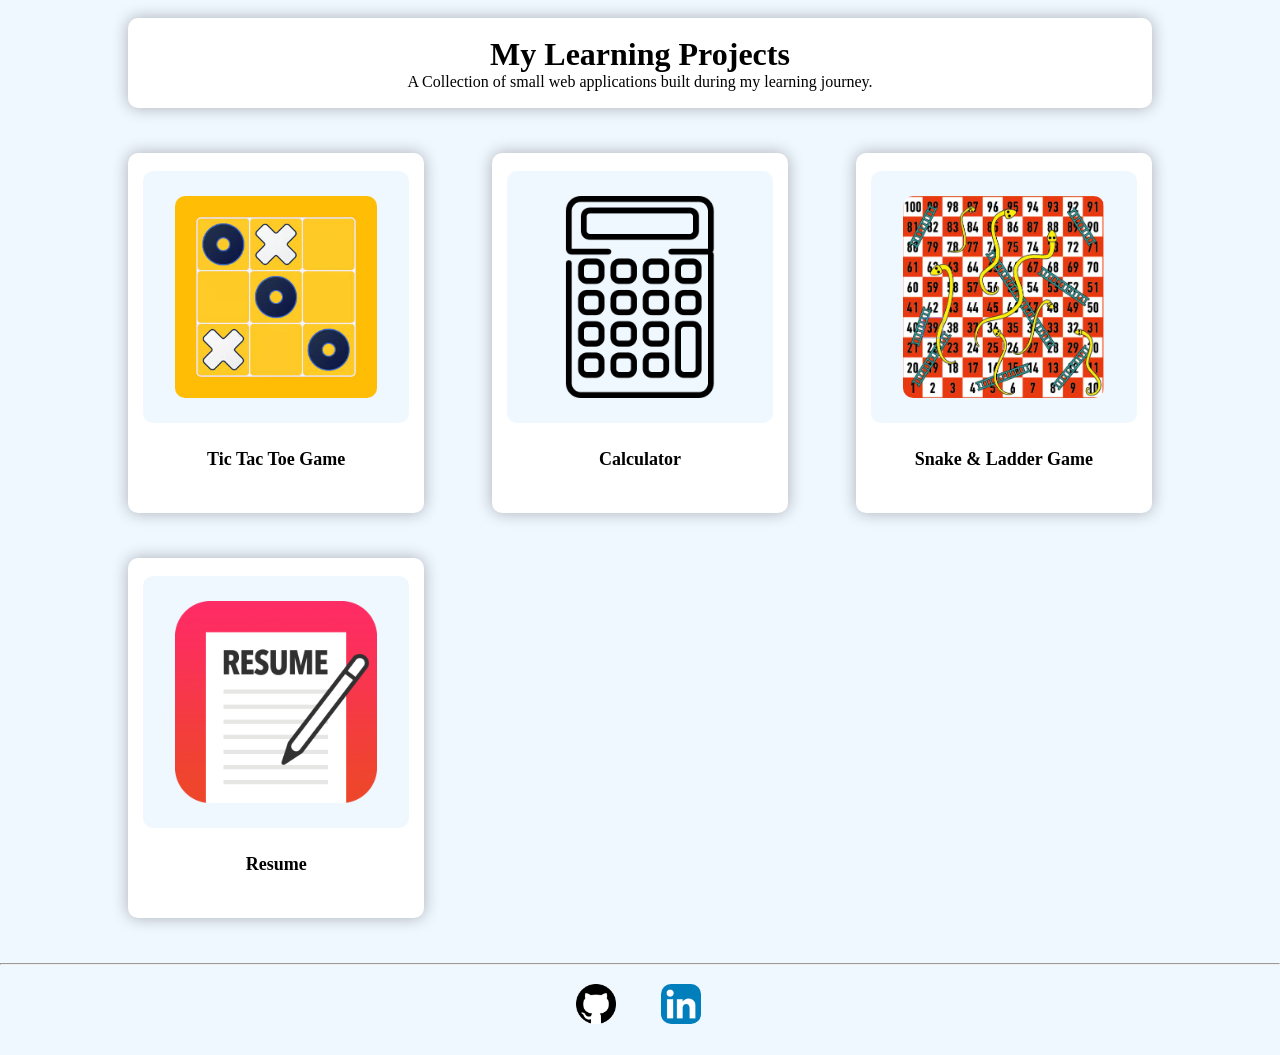
<file: index.html>
<!DOCTYPE html>
<html lang="en">
<head>
    <meta charset="UTF-8">
    <meta name="viewport" content="width=device-width, initial-scale=1.0">
    <title>Small_Projects</title>
    <link rel="stylesheet" href="media.css">
    <link rel="stylesheet" href="style.css">
</head>
<body>
    <div class="Intro">
        <h1>My Learning Projects</h1>
        <p>A Collection of small web applications built during my learning journey.</p>
    </div>
    <div class="container">

        <div class="box">
            <a href="Tic-Tac-Toe/ttt.html" target=".blank">
                <img src="Tic-Tac-Toe/ttt.avif" alt="Image 1">
            </a>
            <p class="project-name">Tic Tac Toe Game</p>
        </div>

        <div class="box"> 
            <a href="Calculator/calci.html" target=".blank">
                <img src="Calculator/calci.png" alt="Image 1">
            </a>
            <p class="project-name">Calculator</p>
        </div>

        <div class="box"> 
            <a href="Snake_and_Ladder_game/s&l.html" target=".blank">
                <img src="Snake_and_Ladder_game/snake ladder.png" alt="Image 1">
            </a>
            <p class="project-name">Snake & Ladder Game</p>
        </div>

        <div class="box"> 
            <a href="Resume/resume.html" target=".blank">
                <img src="Resume/resume_logo.png" alt="Image 1">
            </a>
            <p class="project-name">Resume</p>
        </div>

    </div>
    <hr>
    <div class="footer">
        <ul>
            <li><a href="https://github.com/KunalGore2005" target=".blank"><img src="Images/gh.webp" alt="GitHub Logo"></a></li>
            <li><a href="https://www.linkedin.com/in/kunalgore665/ " target=".blank"><img src="Images/li.png" alt="LinkedIn Logo"></a></li>
        </ul>
    </div>
</body>
</html>
</file>
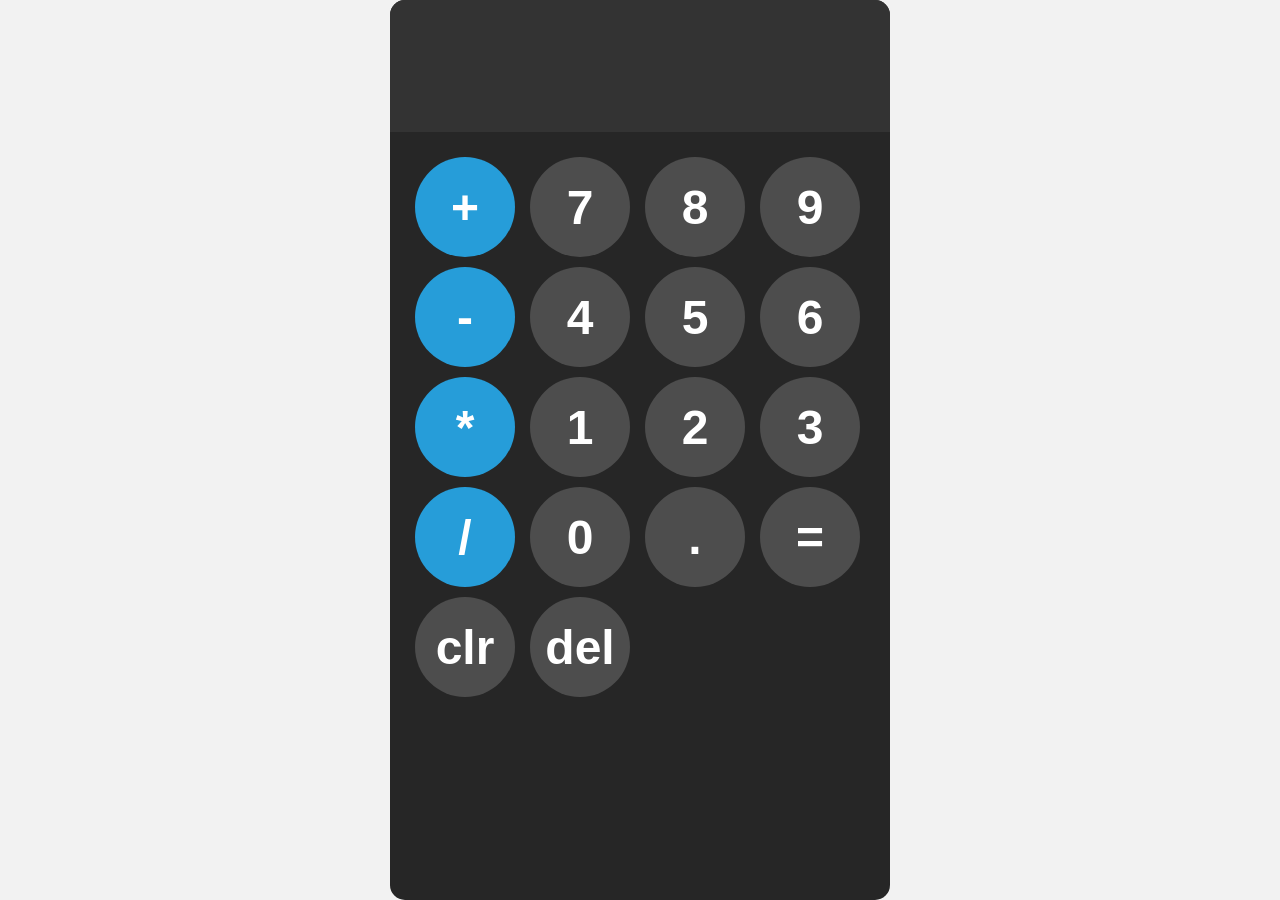
<file: Calculator/calci.html>
<!DOCTYPE html>
<html lang="en">
<head>
    <meta charset="UTF-8">
    <meta name="viewport" content="width=device-width, initial-scale=1.0">
    <title>Calculator</title>
    <link rel="stylesheet" href="calci.css">
</head>
<body>
    <div id="calculator">
        <input id="display" readonly>
        <div id="keys">
            <button onclick="appendToDisplay('+')" class="operator">+</button>
            <button onclick="appendToDisplay('7')">7</button>
            <button onclick="appendToDisplay('8')">8</button>
            <button onclick="appendToDisplay('9')">9</button>
            <button onclick="appendToDisplay('-')" class="operator">-</button>
            <button onclick="appendToDisplay('4')">4</button>
            <button onclick="appendToDisplay('5')">5</button>
            <button onclick="appendToDisplay('6')">6</button>
            <button onclick="appendToDisplay('*')" class="operator">*</button>
            <button onclick="appendToDisplay('1')">1</button>
            <button onclick="appendToDisplay('2')">2</button>
            <button onclick="appendToDisplay('3')">3</button>
            <button onclick="appendToDisplay('/')" class="operator">/</button>
            <button onclick="appendToDisplay('0')">0</button>
            <button onclick="appendToDisplay('.')">.</button>
            <button onclick="calculate()">=</button>
            <button onclick="clearDisplay()">clr</button>
            <button onclick="deleteLast()">del</button>
        </div>
    </div>
    <script src="calci.js"></script>
</body>
</html>
</file>
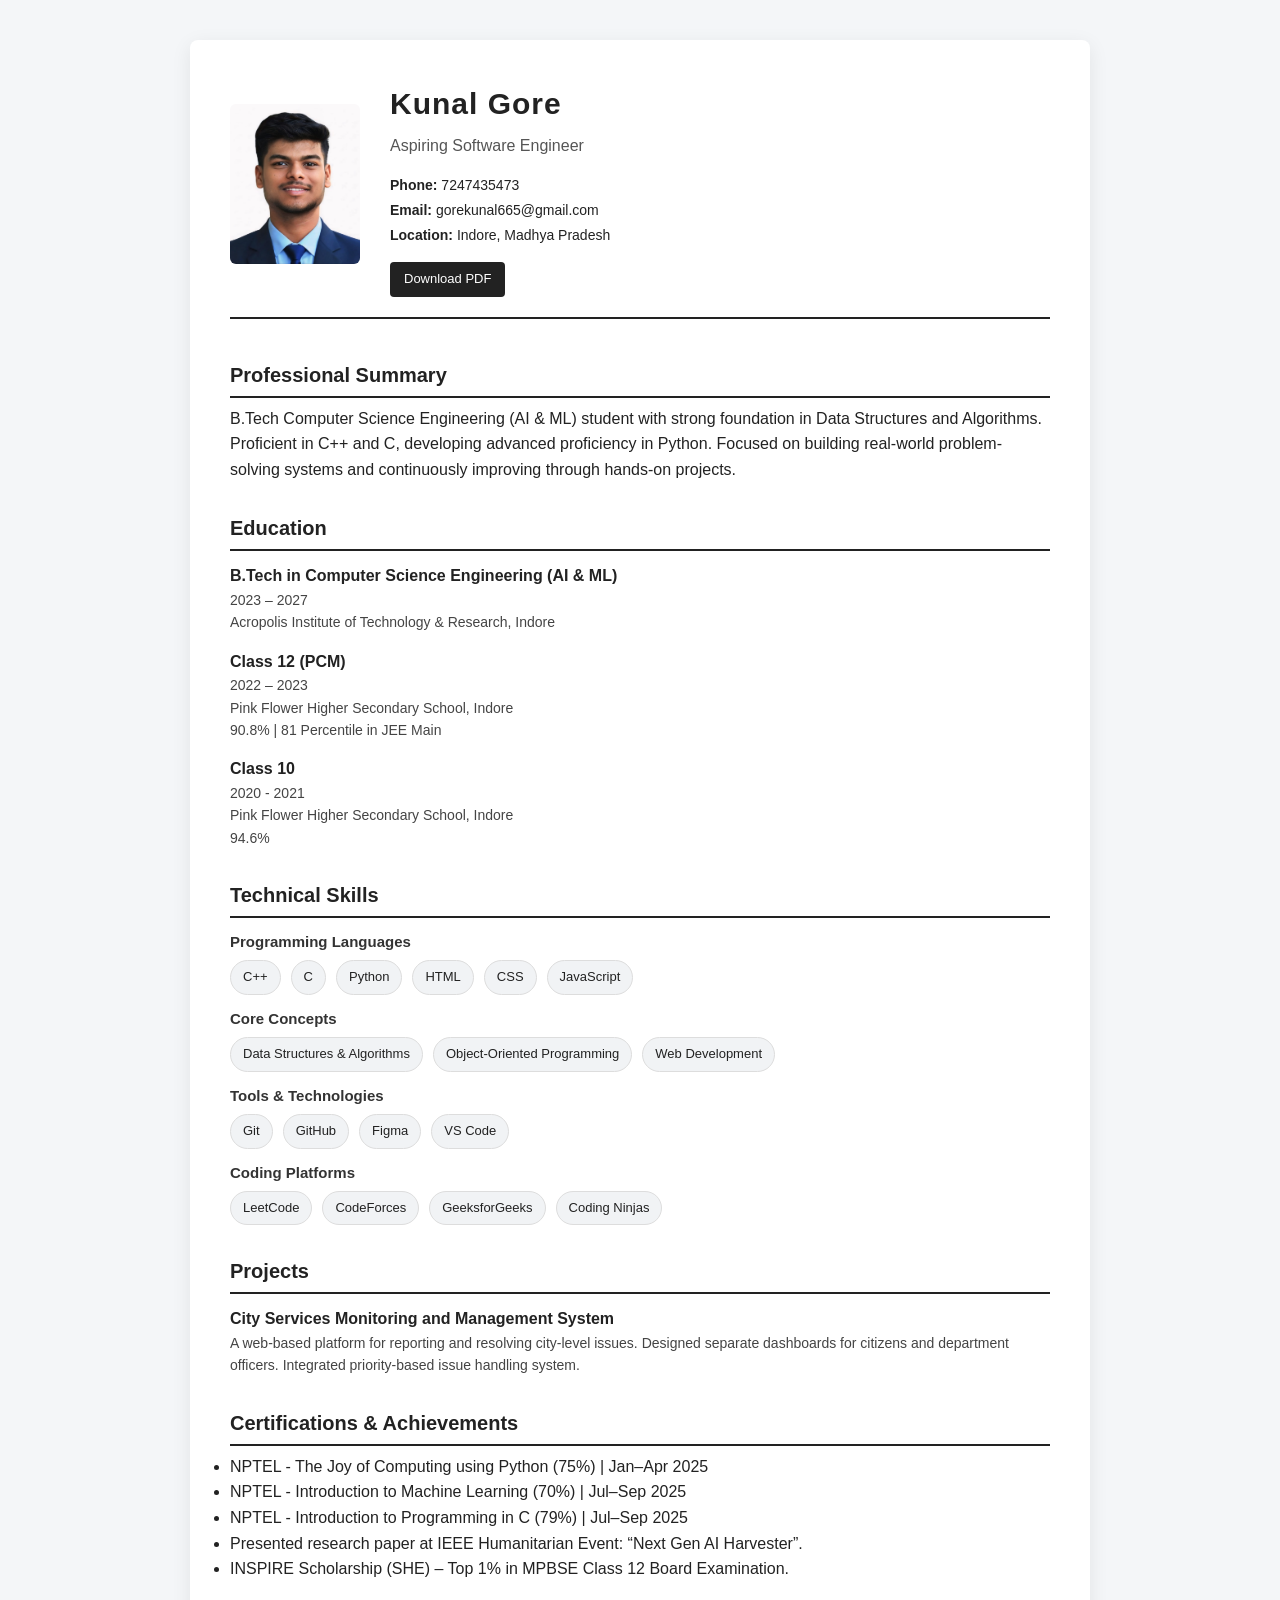
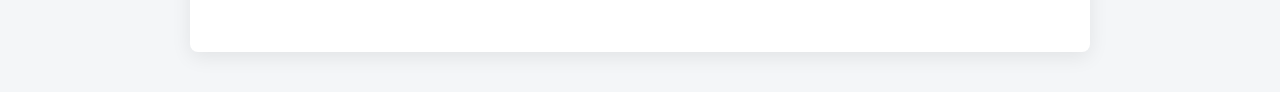
<file: Resume/resume.html>
<!DOCTYPE html>
<html lang="en">

<head>
    <meta charset="UTF-8">
    <title>Kunal Gore - Resume</title>
    <meta name="viewport" content="width=device-width, initial-scale=1.0">
    <link rel="stylesheet" href="resume.css">
</head>

<body>
    <div class="container">
        <!-- Header -->
        <header class="resume-header">

            <div class="left">
                <img src="Pasportsize1.jpeg" alt="Kunal Gore Photo" class="profile-img">
            </div>

            <div class="right">
                <h1>Kunal Gore</h1>
                <p class="title">Aspiring Software Engineer</p>

                <div class="contact">
                    <p><strong>Phone:</strong> 7247435473</p>
                    <p><strong>Email:</strong> gorekunal665@gmail.com</p>
                    <p><strong>Location:</strong> Indore, Madhya Pradesh</p>
                </div>
                <a href="Resume.pdf" download class="download-btn">
                    Download PDF
                </a>
            </div>

        </header>

        <!-- About -->
        <section>
            <h2>Professional Summary</h2>
            <p>
                B.Tech Computer Science Engineering (AI & ML) student with strong foundation in
                Data Structures and Algorithms. Proficient in C++ and C, developing advanced
                proficiency in Python. Focused on building real-world problem-solving systems
                and continuously improving through hands-on projects.
            </p>
        </section>

        <!-- Education -->
        <section>
            <h2>Education</h2>

            <div class="edu-item">
                <h3>B.Tech in Computer Science Engineering (AI & ML)</h3>
                <p>2023 – 2027</p>
                <p>Acropolis Institute of Technology & Research, Indore</p>
            </div>

            <div class="edu-item">
                <h3>Class 12 (PCM)</h3>
                <p>2022 – 2023</p>
                <p>Pink Flower Higher Secondary School, Indore</p>
                <p>90.8% | 81 Percentile in JEE Main</p>
            </div>

            <div class="edu-item">
                <h3>Class 10</h3>
                <p>2020 - 2021</p>
                <p>Pink Flower Higher Secondary School, Indore</p>
                <p>94.6%</p>
            </div>
        </section>

        <!-- Technical Skills -->
        <section>
            <h2>Technical Skills</h2>

            <h4>Programming Languages</h4>
            <ul class="skill-list">
                <li>C++</li>
                <li>C</li>
                <li>Python</li>
                <li>HTML</li>
                <li>CSS</li>
                <li>JavaScript</li>
            </ul>

            <h4>Core Concepts</h4>
            <ul class="skill-list">
                <li>Data Structures & Algorithms</li>
                <li>Object-Oriented Programming</li>
                <li>Web Development</li>
            </ul>

            <h4>Tools & Technologies</h4>
            <ul class="skill-list">
                <li>Git</li>
                <li>GitHub</li>
                <li>Figma</li>
                <li>VS Code</li>
            </ul>

            <h4>Coding Platforms</h4>
            <ul class="skill-list">
                <li>LeetCode</li>
                <li>CodeForces</li>
                <li>GeeksforGeeks</li>
                <li>Coding Ninjas</li>
            </ul>
        </section>

        <!-- Projects -->
        <section>
            <h2>Projects</h2>

            <div class="project">
                <h3>City Services Monitoring and Management System</h3>
                <p>
                    A web-based platform for reporting and resolving city-level issues.
                    Designed separate dashboards for citizens and department officers.
                    Integrated priority-based issue handling system.
                </p>
            </div>
        </section>

        <!-- Certifications & Achievements -->
        <section>
            <h2>Certifications & Achievements</h2>
            <ul>
                <li>NPTEL - The Joy of Computing using Python (75%) | Jan–Apr 2025</li>
                <li>NPTEL - Introduction to Machine Learning (70%) | Jul–Sep 2025</li>
                <li>NPTEL - Introduction to Programming in C (79%) | Jul–Sep 2025</li>
                <li>Presented research paper at IEEE Humanitarian Event: “Next Gen AI Harvester”.</li>
                <li>INSPIRE Scholarship (SHE) – Top 1% in MPBSE Class 12 Board Examination.</li>
            </ul>
        </section>

    </div>
</body>

</html>
</file>
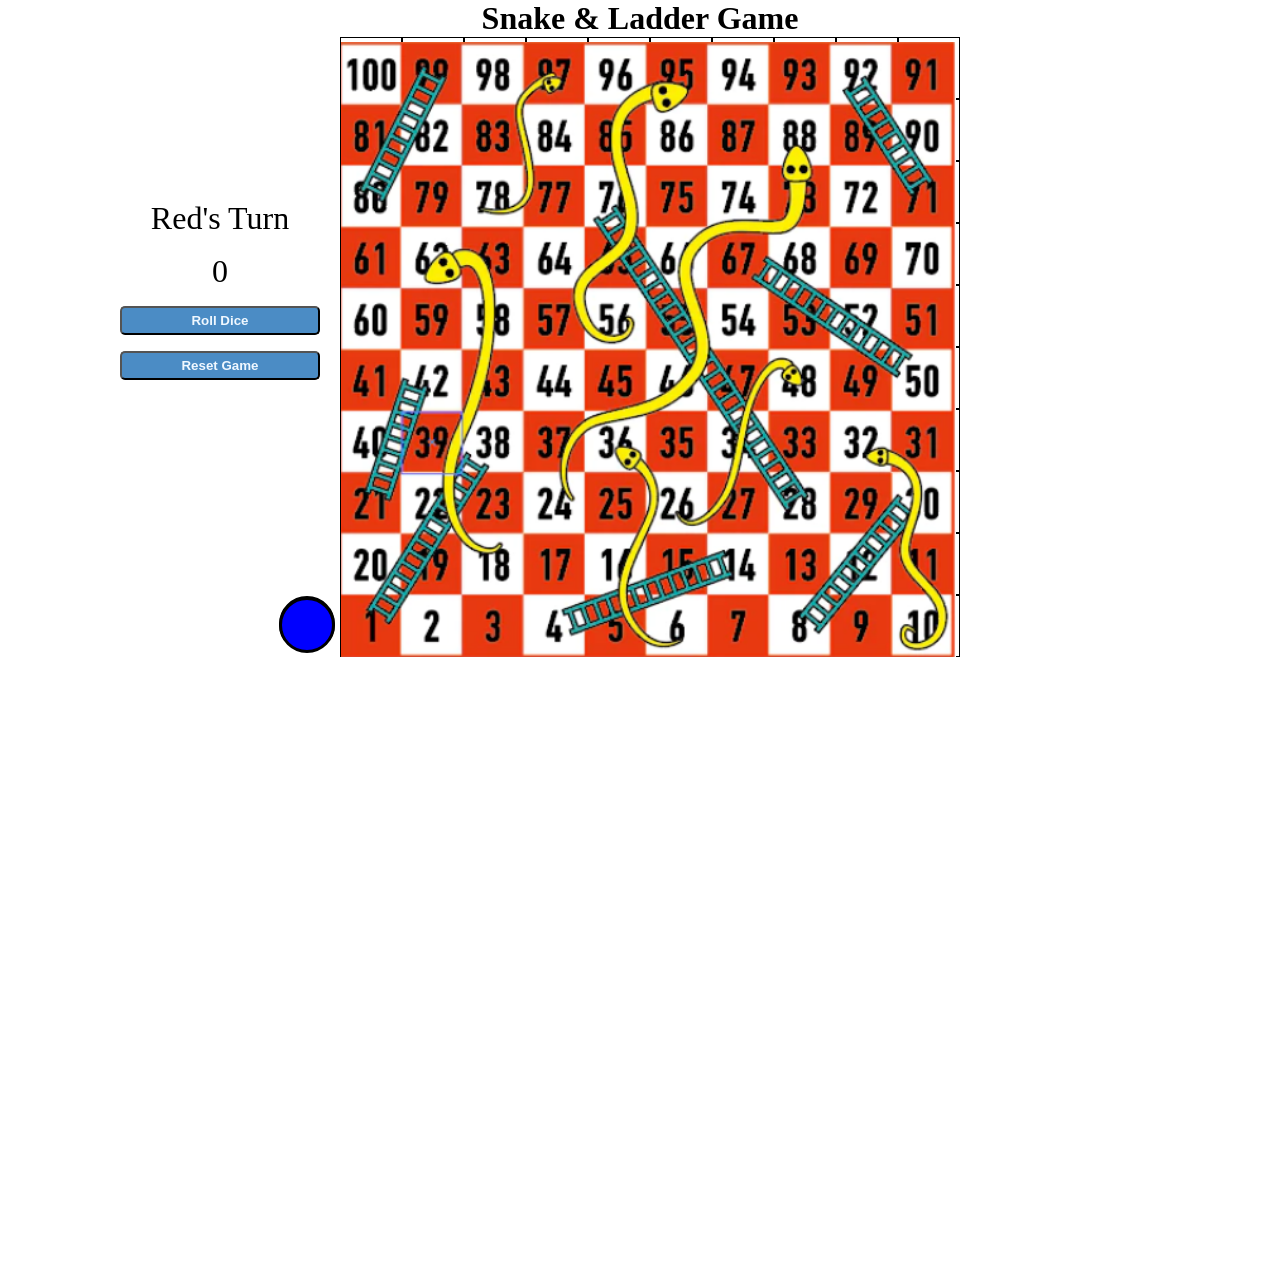
<file: Snake_and_Ladder_game/s&l.html>
<!DOCTYPE html>
<html lang="en">

<head>
    <meta charset="UTF-8">
    <meta name="viewport" content="width=device-width, initial-scale=1.0">
    <title>Snake & Ladder Game</title>
    <link rel="stylesheet" href="s&l.css">
</head>

<body>
    <h1>Snake & Ladder Game</h1>
    <div id="diceContainer">
        <p id="toggle"> Red's Turn </p>
        <p id="dice">0</p>
        <button class="Button1" id="diceButton">Roll Dice</button>
        <button class="Button1" id="resetButton">Reset Game</button>
    </div>
    <div class="container">
        <div class="box" id="b100"></div>
        <div class="box" id="b99"></div>
        <div class="box" id="b98"></div>
        <div class="box" id="b97"></div>
        <div class="box" id="b96"></div>
        <div class="box" id="b95"></div>
        <div class="box" id="b94"></div>
        <div class="box" id="b93"></div>
        <div class="box" id="b92"></div>
        <div class="box" id="b91"></div>
        <div class="box" id="b81"></div>
        <div class="box" id="b82"></div>
        <div class="box" id="b83"></div>
        <div class="box" id="b84"></div>
        <div class="box" id="b85"></div>
        <div class="box" id="b86"></div>
        <div class="box" id="b87"></div>
        <div class="box" id="b88"></div>
        <div class="box" id="b89"></div>
        <div class="box" id="b90"></div>
        <div class="box" id="b80"></div>
        <div class="box" id="b79"></div>
        <div class="box" id="b78"></div>
        <div class="box" id="b77"></div>
        <div class="box" id="b76"></div>
        <div class="box" id="b75"></div>
        <div class="box" id="b74"></div>
        <div class="box" id="b73"></div>
        <div class="box" id="b72"></div>
        <div class="box" id="b71"></div>
        <div class="box" id="b61"></div>
        <div class="box" id="b62"></div>
        <div class="box" id="b63"></div>
        <div class="box" id="b64"></div>
        <div class="box" id="b65"></div>
        <div class="box" id="b66"></div>
        <div class="box" id="b67"></div>
        <div class="box" id="b68"></div>
        <div class="box" id="b69"></div>
        <div class="box" id="b70"></div>
        <div class="box" id="b60"></div>
        <div class="box" id="b59"></div>
        <div class="box" id="b58"></div>
        <div class="box" id="b57"></div>
        <div class="box" id="b56"></div>
        <div class="box" id="b55"></div>
        <div class="box" id="b54"></div>
        <div class="box" id="b53"></div>
        <div class="box" id="b52"></div>
        <div class="box" id="b51"></div>
        <div class="box" id="b41"></div>
        <div class="box" id="b42"></div>
        <div class="box" id="b43"></div>
        <div class="box" id="b44"></div>
        <div class="box" id="b45"></div>
        <div class="box" id="b46"></div>
        <div class="box" id="b47"></div>
        <div class="box" id="b48"></div>
        <div class="box" id="b49"></div>
        <div class="box" id="b50"></div>
        <div class="box" id="b40"></div>
        <div class="box" id="b39"></div>
        <div class="box" id="b38"></div>
        <div class="box" id="b37"></div>
        <div class="box" id="b36"></div>
        <div class="box" id="b35"></div>
        <div class="box" id="b34"></div>
        <div class="box" id="b33"></div>
        <div class="box" id="b32"></div>
        <div class="box" id="b31"></div>
        <div class="box" id="b21"></div>
        <div class="box" id="b22"></div>
        <div class="box" id="b23"></div>
        <div class="box" id="b24"></div>
        <div class="box" id="b25"></div>
        <div class="box" id="b26"></div>
        <div class="box" id="b27"></div>
        <div class="box" id="b28"></div>
        <div class="box" id="b29"></div>
        <div class="box" id="b30"></div>
        <div class="box" id="b20"></div>
        <div class="box" id="b19"></div>
        <div class="box" id="b18"></div>
        <div class="box" id="b17"></div>
        <div class="box" id="b16"></div>
        <div class="box" id="b15"></div>
        <div class="box" id="b14"></div>
        <div class="box" id="b13"></div>
        <div class="box" id="b12"></div>
        <div class="box" id="b11"></div>

        <div class="box" id="b01">
            <p id="p1"></p>
            <p id="p2"></p>
        </div>

        <div class="box" id="b02"></div>
        <div class="box" id="b03"></div>
        <div class="box" id="b04"></div>
        <div class="box" id="b05"></div>
        <div class="box" id="b06"></div>
        <div class="box" id="b07"></div>
        <div class="box" id="b08"></div>
        <div class="box" id="b09"></div>
        <div class="box" id="b10"></div>
    </div>
    <img src="snake ladder.png" alt="">
</body>
<script src="s&l.js"></script>
</html>
</file>
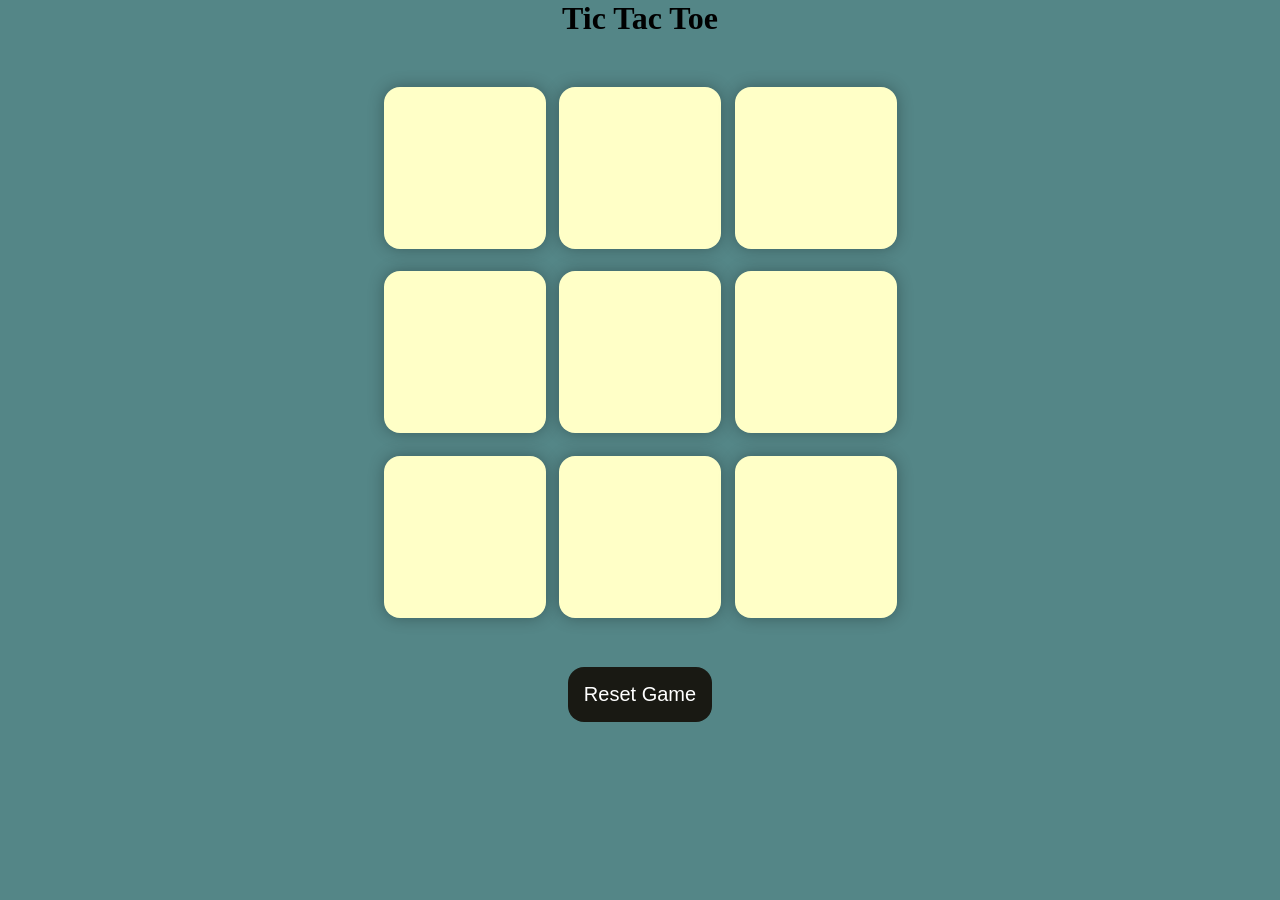
<file: Tic-Tac-Toe/ttt.html>
<!DOCTYPE html>
<html lang="en">
  <head>
    <meta charset="UTF-8" />
    <meta name="viewport" content="width=device-width, initial-scale=1.0" />
    <title>Tic-Tac-Toe Game</title>
    <link rel="stylesheet" href="ttt.css" />
  </head>
  <body>
    <div class="msg-container hide">
      <p id="msg">Winner</p>
      <button id="new-btn">New Game</button>
    </div>
    <main>
      <h1>Tic Tac Toe</h1>
      <div class="container">
        <div class="game">
          <button class="box"></button>
          <button class="box"></button>
          <button class="box"></button>
          <button class="box"></button>
          <button class="box"></button>
          <button class="box"></button>
          <button class="box"></button>
          <button class="box"></button>
          <button class="box"></button>
        </div>
      </div>
      <button id="reset-btn">Reset Game</button>
    </main>
    <script src="ttt.js"></script>
  </body>
</html>
</file>
<file: media.css>
@media (max-width: 1024px) {
    .container {
        gap: 4vh;
    }
    .box {
        flex: 0 0 calc(50% - 4vh);
        height: 38vh;
    }
    .Intro {
        width: 90%;
    }
    .container {
        width: 90%;
    }
}

@media (max-width: 768px) {
    .box {
        flex: 0 0 100%;
        height: 35vh;
    }
    .container {
        gap: 3vh;
    }
    .Intro {
        height: auto;
        padding: 2vh;
        text-align: center;
    }
}

@media (max-width: 480px) {
    .Intro h1 {
        font-size: 20px;
    }
    .Intro p {
        font-size: 14px;
    }
    .project-name {
        font-size: 10px;
    }
    .box {
        height: 32vh;
    }
    .footer ul {
        gap: 3vh;
    }
    .footer ul li img {
        height: 30px;
        width: 30px;
    }
}
</file>
<file: style.css>
*{
    margin: 0;
    padding: 0;
}
body{
    background-color: aliceblue;
}
.Intro {
    display: flex;
    flex-direction: column;
    height: 10vh;
    width: 80%;
    margin: 2vh auto;
    background-color: white;
    box-shadow: 0 0 1rem rgba(0, 0, 0, 0.3);
    border-radius: 10px;
    justify-content: center;
    align-items: center;
}
.container {
    display: flex;
    flex-wrap: wrap;
    width: 80%;
    margin: 5vh auto;
    justify-content: space-between;
    gap: 5vh;
}
.box{
    display: flex;
    flex-direction: column;
    flex: 0 0 calc(33.33% - 5vh);
    height: 40vh;
    justify-content: center;
    align-items: center;
    background-color: white;
    box-shadow: 0 0 1rem rgba(0, 0, 0, 0.3);
    border-radius: 10px;
}
.box {
    transition: transform 0.3s ease, box-shadow 0.3s ease;
}
.box:hover {
    transform: translateY(-8px);
    box-shadow: 0 15px 30px rgba(0, 0, 0, 0.2);
}
a img {
    transition: transform 0.3s ease;
}
.box:hover img {
    transform: scale(1.05);
}
a{
    display: flex;
    flex-direction: column;
    border-radius: 10px;
    background-color: aliceblue;
    justify-content: center;
    height: 70%;
    width: 90%;
    align-items: center;
    text-decoration: none;
    color: black;
    font-size: 20px;
    font-weight: bold;
    gap:1vh;
}
img{
    height: 80%;
    border-radius: 10px;
}
.project-name{
    display: flex;
    font-size: 18px;
    font-weight: bold;
    background-color: white;
    height: 20%;
    justify-content: center;
    align-items: center;
}
.footer{
    display: flex;
    justify-content: center;
    flex-direction: column;
    align-items: center;
    height: 10vh;
}
.footer ul{
    list-style: none;
    display: flex;
    gap: 5vh;
}
.footer ul li img{
    height: 40px;
    width: 40px;
}
.footer ul li img {
    transition: transform 0.3s ease, opacity 0.3s ease;
}

.footer ul li img:hover {
    transform: scale(1.2);
    opacity: 0.8;
}
</file>
<file: Calculator/calci.css>
body{
    margin: 0;
    display: flex;
    justify-content: center;
    align-self: center;
    height: 100vh;
    background-color: hsl(0,0%,95%);
}
#calculator{
    font-family: Arial, sans-serif;
    background-color: hsl(0,0%,15%);
    border-radius: 15px;
    max-width: 500px;
    overflow: hidden;
}
#display{
    width: 100%;
    padding: 20px;
    font-size: 5rem;
    color: white;
    text-align: right;
    border: none;
    background-color: hsl(0,0%,20%);
    overflow-x: auto;
    overflow-y: hidden;
    white-space: nowrap;
    box-sizing: border-box;
}
#keys{
    display: grid;
    grid-template-columns: repeat(4, 1fr);
    gap: 10px;
    padding: 25px;

}
button{
    width: 100px;
    height: 100px;
    border-radius: 50px;
    border: none;
    background-color: hsl(0,0%,30%);
    color: white;
    font-size: 3rem;
    font-weight: bold;
    cursor: pointer;
}
.operator{
    background-color: hsl(200,70%,50%);
}
button:hover{
    background-color: hsl(0,0%,40%);
}
button:active{
    transform: scale(0.95);
    background-color: hsl(0,0%,50%);
}
.operator:hover{
    background-color: hsl(200,70%,60%);
}
</file>
<file: Resume/resume.css>
* {
    margin: 0;
    padding: 0;
    box-sizing: border-box;
}

body {
    font-family: Arial, Helvetica, sans-serif;
    background-color: #f4f6f8;
    color: #222;
    line-height: 1.6;
}

.container {
    max-width: 900px;
    margin: 40px auto;
    background: #ffffff;
    padding: 40px;
    border-radius: 8px;
    box-shadow: 0 5px 20px rgba(0, 0, 0, 0.08);
}

.resume-header {
    display: flex;
    align-items: center;
    gap: 30px;
    margin-bottom: 40px;
    padding-bottom: 20px;
    border-bottom: 2px solid #222;
}

.left {
    flex-shrink: 0;
}

.profile-img {
    width: 130px;
    height: 160px;
    object-fit: cover;
    border-radius: 6px;
}

.right h1 {
    font-size: 30px;
    margin-bottom: 5px;
}
.download-btn {
    display: inline-block;
    margin-top: 12px;
    padding: 7px 14px;
    font-size: 13px;
    background-color: #222;
    color: white;
    text-decoration: none;
    border-radius: 4px;
    transition: 0.3s ease;
}

.download-btn:hover {
    background-color: #444;
}
.title {
    font-size: 16px;
    color: #555;
    margin-bottom: 10px;
}

.contact p {
    font-size: 14px;
    margin: 3px 0;
}

h1 {
    font-size: 32px;
    letter-spacing: 1px;
    margin-bottom: 5px;
}

.title {
    font-size: 16px;
    color: #555;
    margin-bottom: 15px;
}

.contact p {
    font-size: 14px;
    margin: 3px 0;
}

section {
    margin-bottom: 30px;
}

h2 {
    font-size: 20px;
    margin-bottom: 8px;
    border-bottom: 2px solid #222;
    padding-bottom: 5px;
}

h3 {
    font-size: 16px;
    margin-top: 12px;
}

h4 {
    font-size: 15px;
    margin-top: 12px;
    margin-bottom: 6px;
    color: #333;
}

.skill-list {
    display: flex;
    flex-wrap: wrap;
    gap: 10px;
    list-style: none;
    margin-left: 0;
    padding-left: 0;
}

.skill-list li{
    background-color: #f1f3f5;
    padding: 6px 12px;
    border-radius: 20px;
    font-size: 13px;
    border: 1px solid #ddd;
}
.edu-item,
.project {
    margin-bottom: 15px;
}

.edu-item p,
.project p {
    font-size: 14px;
    color: #444;
}

strong {
    font-weight: 600;
}

@media (max-width: 768px) {

    .container {
        margin: 15px;
        padding: 20px;
    }

    /* Header layout */
    .resume-header {
        flex-direction: column;
        align-items: flex-start;
        gap: 15px;
    }

    .profile-img {
        width: 100px;
        height: 130px;
    }

    /* Typography scaling */
    h1 {
        font-size: 22px;
    }

    h2 {
        font-size: 18px;
    }

    h3 {
        font-size: 15px;
    }

    h4 {
        font-size: 14px;
    }

    p,
    ul li {
        font-size: 13px;
    }

    .title {
        font-size: 14px;
    }

    .contact p {
        font-size: 12px;
    }

    .skill-list li {
        font-size: 12px;
        padding: 5px 10px;
    }
}

@media print {
    body {
        background: white;
    }

    .container {
        box-shadow: none;
        margin: 0;
        border-radius: 0;
    }
}
</file>
<file: Snake_and_Ladder_game/s&l.css>
*{
    margin: 0;
    padding: 0;
}
body{
    display:grid;
    place-items:center;
    overflow:hidden;
}
.container{
    display:grid;
    width:600px;
    grid-template-columns:repeat(10,1fr);
    margin: 0px 0px;
}
.container div{
    width: 60px;
    height: 60px;
    border: 0.2px solid black;
}

#p1,
#p2 {
  width: 50px;
  height: 50px;
  border-radius: 100px;
  background-color: rgb(236, 82, 82);
  position: relative;
  border: 3px solid black;
}

#p1 {
  position: relative;
  top: 0px;
  transition: all linear 0.5s;
  left: -62px;
  z-index: 2;
}

#p2 {
  z-index: 2;
  position: relative;
  top: -55px;
  left: -62px;
  transition: all linear 0.5s;
  background-color: blue;
}
img {
  position: relative;
  top: -615px;
  left: 8px;
  margin: 0;
  width: 615px;
  height: 615px;
}
#diceContainer {
  display: grid;
  place-items: center;
  position: absolute;
  top: 200px;
  left: 120px;
  font-size: 2rem;
  z-index: 99;
  gap:1rem;
}

.Button1 {
  z-index: 99;
  padding: 5px;
  cursor: pointer;
  background-color: rgb(75, 140, 197);
  border-radius: 5px;
  width: 200px;
  color:aliceblue;
  font-weight: bold;
}
@media (max-width: 1250px) {
  #diceCont {
    display: flex;
    place-items: none;
    top: 92vh;
    left: 36vw;
    border: 2px solid red;
  }
  #diceBtn {
    width: 200px;
    margin-left: 20px;
  }
}

@media (max-width: 1250px) {
  #diceCont {
    display: flex;
    place-items: none;
    top: 99vh;
    left: 10vw;
  }
  #diceBtn {
    width: 200px;
    margin-left: 20px;
  }
}
</file>
<file: Tic-Tac-Toe/ttt.css>
* {
  margin: 0;
  padding: 0;
}

body {
  background-color: #548687;
  text-align: center;
}

.container {
  height: 70vh;
  display: flex;

  justify-content: center;
  align-items: center;
}

.game {
  height: 60vmin;
  width: 60vmin;
  display: flex;
  flex-wrap: wrap;
  justify-content: center;
  align-items: center;
  gap: 1.5vmin;
}

.box {
  height: 18vmin;
  width: 18vmin;
  border-radius: 1rem;
  border: none;
  box-shadow: 0 0 1rem rgba(0, 0, 0, 0.3);
  font-size: 8vmin;
  color: #b0413e;
  background-color: #ffffc7;
}

#reset-btn {
  padding: 1rem;
  font-size: 1.25rem;
  background-color: #191913;
  color: #fff;
  border-radius: 1rem;
  border: none;
}

#new-btn {
  padding: 1rem;
  font-size: 1.25rem;
  background-color: #191913;
  color: #fff;
  border-radius: 1rem;
  border: none;
}

#msg {
  color: #ffffc7;
  font-size: 5vmin;
}

.msg-container {
  height: 100vmin;
  display: flex;
  justify-content: center;
  align-items: center;
  flex-direction: column;
  gap: 4rem;
}

.hide {
  display: none;
}
</file>
